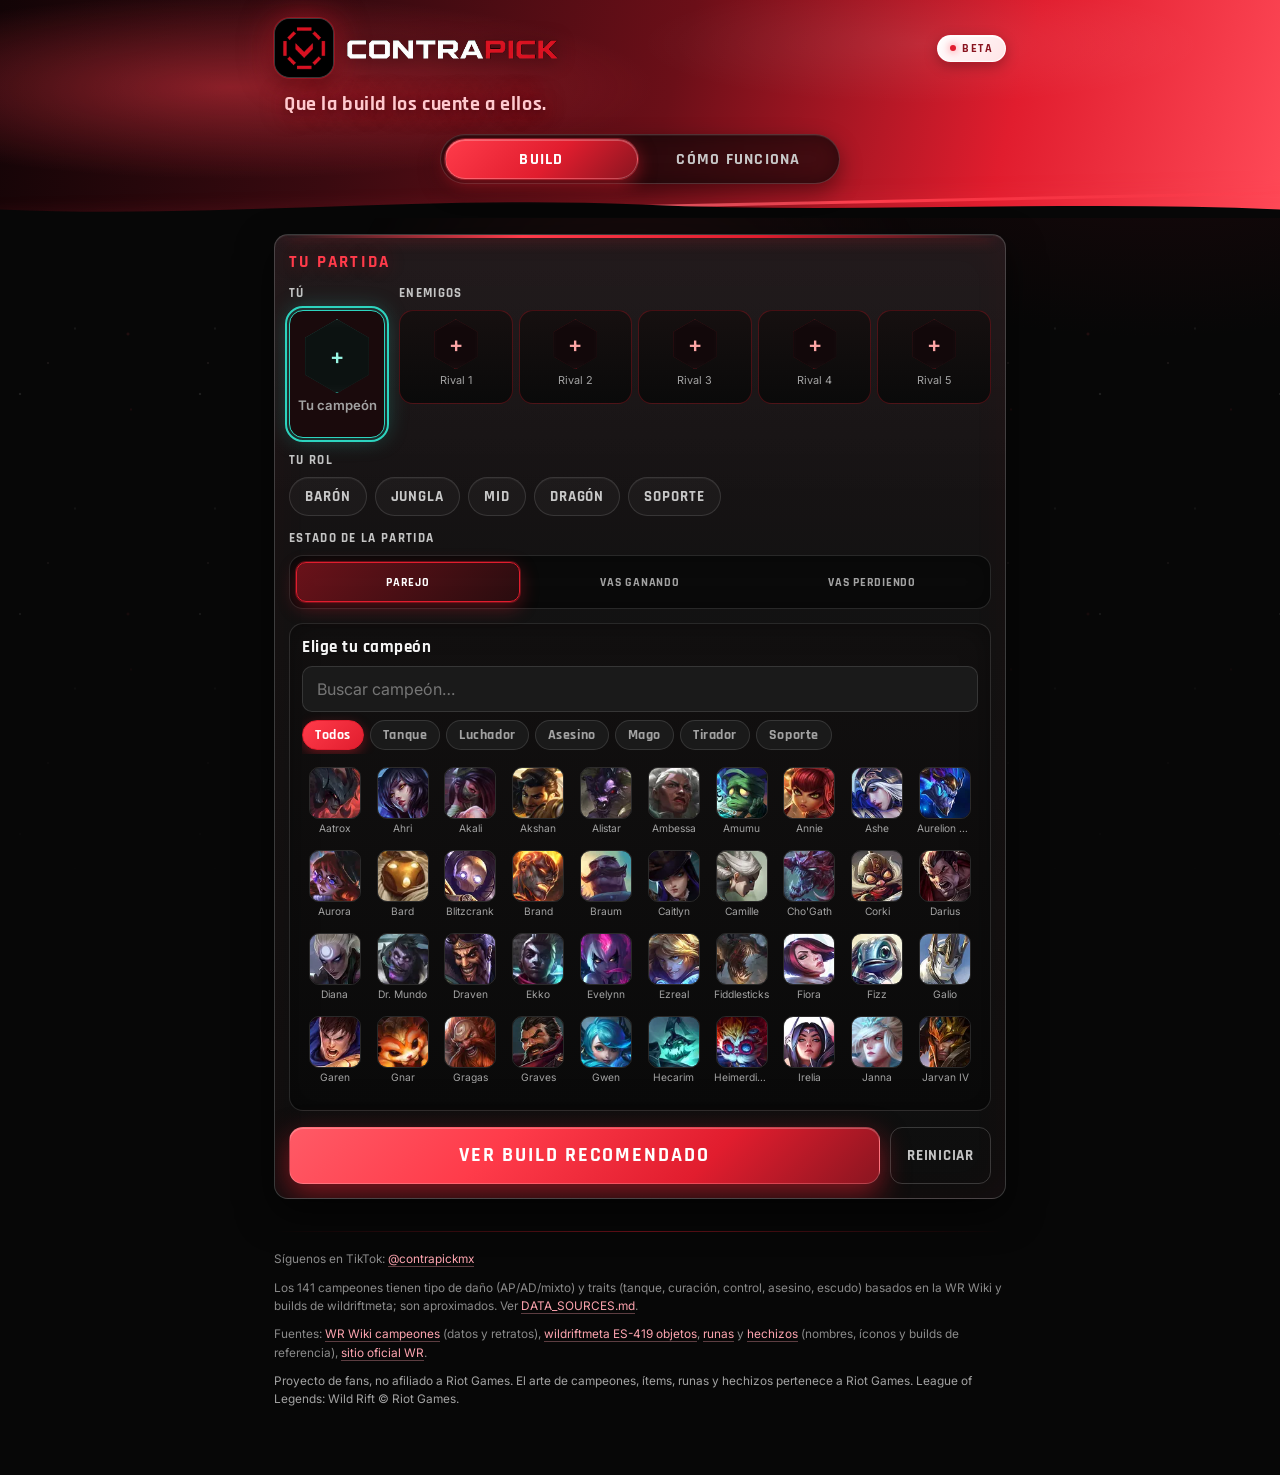
<file: index.html>
<!DOCTYPE html>
<html lang="es-MX">
<head>
  <meta charset="utf-8" />
  <meta name="viewport" content="width=device-width, initial-scale=1" />
  <meta name="description" content="Contrapick: builds, runas y hechizos según tus 5 enemigos. Proyecto de fans, no afiliado a Riot Games." />
  <meta name="theme-color" content="#070707" />
  <meta property="og:title" content="Contrapick — tu build contra los 5" />
  <meta property="og:description" content="Elige tu campeón y los 5 enemigos y te damos objetos, runas y hechizos explicados. Proyecto de fans, no afiliado a Riot Games." />
  <meta property="og:url" content="https://chicas16.github.io/contrapick/" />
  <meta property="og:type" content="website" />
  <meta property="og:locale" content="es_MX" />
  <meta property="og:image" content="https://chicas16.github.io/contrapick/assets/og-image.png" />
  <meta property="og:image:width" content="1200" />
  <meta property="og:image:height" content="630" />
  <meta name="twitter:card" content="summary_large_image" />
  <meta name="twitter:title" content="Contrapick — tu build contra los 5" />
  <meta name="twitter:description" content="Elige tu campeón y los 5 enemigos y te damos objetos, runas y hechizos explicados. Proyecto de fans, no afiliado a Riot Games." />
  <meta name="twitter:image" content="https://chicas16.github.io/contrapick/assets/og-image.png" />
  <title>Contrapick — Tu build contra los 5</title>
  <link rel="icon" href="assets/icon-mira-32.png" type="image/png" sizes="32x32" />
  <link rel="apple-touch-icon" href="assets/icon-mira-180.png" sizes="180x180" />
  <link rel="icon" href="assets/icon-mira-512.png" type="image/png" sizes="512x512" />
  <link rel="stylesheet" href="styles.css?v=26" />
</head>
<body>
  <div class="ambient-bg" aria-hidden="true">
    <div class="ambient-bg__glow"></div>
    <div class="ambient-bg__grid"></div>
    <div class="ambient-bg__drift"></div>
  </div>
  <header class="site-header">
    <div class="wrap header-top">
      <a class="brand" href="./" aria-label="Contrapick inicio">
        <img class="brand-mark" src="assets/icon-mira-180.png" width="56" height="56" alt="" />
        <img class="brand-wordmark" src="assets/wordmark-contrapick.png" width="280" height="79" alt="CONTRAPICK" />
      </a>
      <span class="beta">beta</span>
    </div>
    <p class="wrap slogan">Que la build los cuente a ellos.</p>
    <nav class="wrap tabs" aria-label="Secciones">
      <a class="tab tab--active" href="index.html" aria-current="page">Build</a>
      <a class="tab" href="como-funciona.html">Cómo funciona</a>
    </nav>
    <div class="header-wave" aria-hidden="true"></div>
  </header>

  <div class="wrap">
    <section class="panel" aria-labelledby="t-draft">
      <h2 id="t-draft" class="panel-title">Tu partida</h2>

      <div class="draft">
        <div class="side side-me">
          <div class="side-label">Tú</div>
          <button type="button" class="slot slot-me" data-slot="me" aria-label="Elegir tu campeón"></button>
        </div>
        <div class="side side-enemy">
          <div class="side-label">Enemigos</div>
          <div class="enemy-slots">
            <button type="button" class="slot" data-slot="0" aria-label="Elegir enemigo 1"></button>
            <button type="button" class="slot" data-slot="1" aria-label="Elegir enemigo 2"></button>
            <button type="button" class="slot" data-slot="2" aria-label="Elegir enemigo 3"></button>
            <button type="button" class="slot" data-slot="3" aria-label="Elegir enemigo 4"></button>
            <button type="button" class="slot" data-slot="4" aria-label="Elegir enemigo 5"></button>
          </div>
        </div>
      </div>

      <div class="field-label" id="lbl-role">Tu rol</div>
      <div class="roles" role="radiogroup" aria-labelledby="lbl-role" id="roles"></div>

      <div class="field-label" id="lbl-estado">Estado de la partida</div>
      <div class="estado" role="radiogroup" aria-labelledby="lbl-estado" id="estado"></div>

      <div class="picker" id="picker">
        <div class="picker-head">
          <span id="picker-target" class="picker-target">Elige tu campeón</span>
          <button type="button" class="link-btn" id="btn-clear-slot" hidden>Quitar</button>
        </div>
        <input type="search" id="search" placeholder="Buscar campeón…" autocomplete="off" aria-label="Buscar campeón" />
        <div class="filters" id="filters" role="group" aria-label="Filtrar por clase"></div>
        <div class="grid" id="grid" role="listbox" aria-label="Campeones"></div>
        <p class="grid-empty" id="grid-empty" hidden>Sin resultados.</p>
      </div>

      <div class="actions">
        <button type="button" id="btn-build">Ver build recomendado</button>
        <button type="button" class="ghost" id="btn-reset">Reiniciar</button>
      </div>
      <div id="error" role="alert" hidden></div>
    </section>

    <section id="results" class="panel" hidden aria-live="polite"></section>

    <footer>
      <p class="footer-social">Síguenos en TikTok: <a href="https://www.tiktok.com/@contrapickmx" rel="noopener" target="_blank">@contrapickmx</a></p>
      <p>Los 141 campeones tienen tipo de daño (AP/AD/mixto) y traits (tanque, curación, control, asesino, escudo) basados en la WR Wiki y builds de wildriftmeta; son aproximados. Ver <a href="DATA_SOURCES.md">DATA_SOURCES.md</a>.</p>
      <p>Fuentes: <a href="https://wiki.leagueoflegends.com/en-us/WR:Champion" rel="noopener">WR Wiki campeones</a> (datos y retratos),
        <a href="https://www.wildriftmeta.com/es-419/items/" rel="noopener">wildriftmeta ES-419 objetos</a>, <a href="https://www.wildriftmeta.com/es-419/runes/" rel="noopener">runas</a> y <a href="https://www.wildriftmeta.com/es-419/summoner-spells/" rel="noopener">hechizos</a> (nombres, íconos y builds de referencia),
        <a href="https://wildrift.leagueoflegends.com/en-us/champions/" rel="noopener">sitio oficial WR</a>.</p>
      <p>Proyecto de fans, no afiliado a Riot Games. El arte de campeones, ítems, runas y hechizos pertenece a Riot Games. League of Legends: Wild Rift © Riot Games.</p>
    </footer>
  </div>
  <script src="data.js"></script>
  <script src="champions.js"></script>
  <script src="rules.js?v=2"></script>
  <script src="app.js?v=9"></script>
</body>
</html>
</file>
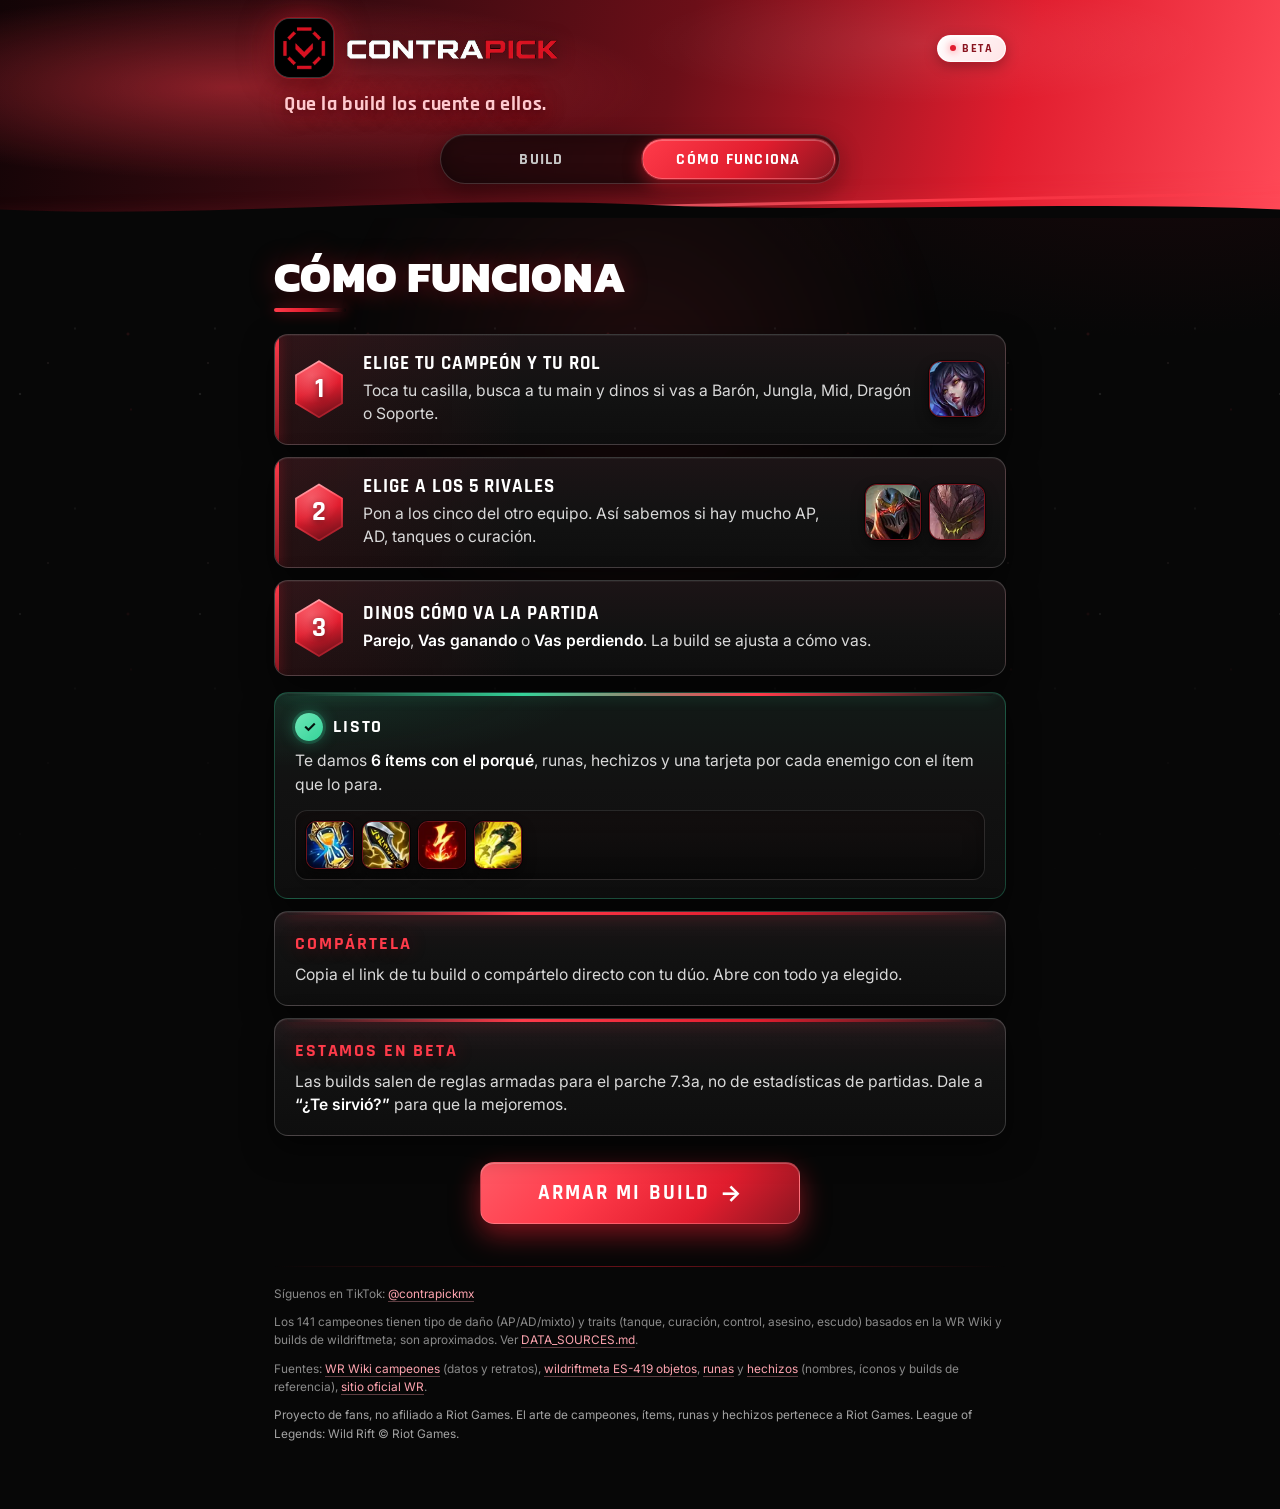
<file: como-funciona.html>
<!DOCTYPE html>
<html lang="es-MX">
<head>
  <meta charset="utf-8" />
  <meta name="viewport" content="width=device-width, initial-scale=1" />
  <meta name="description" content="Contrapick: builds, runas y hechizos según tus 5 enemigos. Proyecto de fans, no afiliado a Riot Games." />
  <meta name="theme-color" content="#070707" />
  <meta property="og:title" content="Contrapick — tu build contra los 5" />
  <meta property="og:description" content="Elige tu campeón y los 5 enemigos y te damos objetos, runas y hechizos explicados. Proyecto de fans, no afiliado a Riot Games." />
  <meta property="og:url" content="https://chicas16.github.io/contrapick/como-funciona.html" />
  <meta property="og:type" content="website" />
  <meta property="og:locale" content="es_MX" />
  <meta property="og:image" content="https://chicas16.github.io/contrapick/assets/og-image.png" />
  <meta property="og:image:width" content="1200" />
  <meta property="og:image:height" content="630" />
  <meta name="twitter:card" content="summary_large_image" />
  <meta name="twitter:title" content="Contrapick — tu build contra los 5" />
  <meta name="twitter:description" content="Elige tu campeón y los 5 enemigos y te damos objetos, runas y hechizos explicados. Proyecto de fans, no afiliado a Riot Games." />
  <meta name="twitter:image" content="https://chicas16.github.io/contrapick/assets/og-image.png" />
  <title>Cómo funciona — Contrapick</title>
  <link rel="icon" href="assets/icon-mira-32.png" type="image/png" sizes="32x32" />
  <link rel="apple-touch-icon" href="assets/icon-mira-180.png" sizes="180x180" />
  <link rel="icon" href="assets/icon-mira-512.png" type="image/png" sizes="512x512" />
  <link rel="stylesheet" href="styles.css?v=26" />
</head>
<body>
  <div class="ambient-bg" aria-hidden="true">
    <div class="ambient-bg__glow"></div>
    <div class="ambient-bg__grid"></div>
    <div class="ambient-bg__drift"></div>
  </div>
  <header class="site-header">
    <div class="wrap header-top">
      <a class="brand" href="./" aria-label="Contrapick inicio">
        <img class="brand-mark" src="assets/icon-mira-180.png" width="56" height="56" alt="" />
        <img class="brand-wordmark" src="assets/wordmark-contrapick.png" width="280" height="79" alt="CONTRAPICK" />
      </a>
      <span class="beta">beta</span>
    </div>
    <p class="wrap slogan">Que la build los cuente a ellos.</p>
    <nav class="wrap tabs" aria-label="Secciones">
      <a class="tab" href="index.html">Build</a>
      <a class="tab tab--active" href="como-funciona.html" aria-current="page">Cómo funciona</a>
    </nav>
    <div class="header-wave" aria-hidden="true"></div>
  </header>

  <div class="wrap">
    <main class="how">
      <h1 class="how__title">Cómo funciona</h1>

      <ol class="how__steps">
        <li class="how__step">
          <span class="how__num" aria-hidden="true">1</span>
          <div class="how__step-body">
            <h2 class="how__step-title">Elige tu campeón y tu rol</h2>
            <p class="how__step-text">Toca tu casilla, busca a tu main y dinos si vas a Barón, Jungla, Mid, Dragón o Soporte.</p>
          </div>
          <img class="how__img" src="assets/champions/ahri.webp" width="56" height="56" alt="Ahri" loading="lazy" />
        </li>
        <li class="how__step">
          <span class="how__num" aria-hidden="true">2</span>
          <div class="how__step-body">
            <h2 class="how__step-title">Elige a los 5 rivales</h2>
            <p class="how__step-text">Pon a los cinco del otro equipo. Así sabemos si hay mucho AP, AD, tanques o curación.</p>
          </div>
          <span class="how__imgs">
            <img class="how__img" src="assets/champions/zed.webp" width="56" height="56" alt="Zed" loading="lazy" />
            <img class="how__img" src="assets/champions/malphite.webp" width="56" height="56" alt="Malphite" loading="lazy" />
          </span>
        </li>
        <li class="how__step">
          <span class="how__num" aria-hidden="true">3</span>
          <div class="how__step-body">
            <h2 class="how__step-title">Dinos cómo va la partida</h2>
            <p class="how__step-text"><strong>Parejo</strong>, <strong>Vas ganando</strong> o <strong>Vas perdiendo</strong>. La build se ajusta a cómo vas.</p>
          </div>
        </li>
      </ol>

      <section class="how__block how__block--done" aria-labelledby="how-listo">
        <h2 id="how-listo" class="how__block-title">Listo</h2>
        <p>Te damos <strong>6 ítems con el porqué</strong>, runas, hechizos y una tarjeta por cada enemigo con el ítem que lo para.</p>
        <div class="how__icons">
          <img class="how__img" src="assets/items/zhonyas-hourglass.webp" width="48" height="48" alt="Reloj de Arena de Zhonya" loading="lazy" />
          <img class="how__img" src="assets/items/infinity-edge.webp" width="48" height="48" alt="Filo del Infinito" loading="lazy" />
          <img class="how__img" src="assets/runes/electrocute.webp" width="48" height="48" alt="Electrocutar" loading="lazy" />
          <img class="how__img" src="assets/spells/flash.webp" width="48" height="48" alt="Destello" loading="lazy" />
        </div>
      </section>

      <section class="how__block" aria-labelledby="how-share">
        <h2 id="how-share" class="how__block-title">Compártela</h2>
        <p>Copia el link de tu build o compártelo directo con tu dúo. Abre con todo ya elegido.</p>
      </section>

      <section class="how__block" aria-labelledby="how-beta">
        <h2 id="how-beta" class="how__block-title">Estamos en beta</h2>
        <p>Las builds salen de reglas armadas para el parche 7.3a, no de estadísticas de partidas. Dale a <strong>“¿Te sirvió?”</strong> para que la mejoremos.</p>
      </section>

      <a class="how__cta" href="index.html">Armar mi build</a>
    </main>

    <footer>
      <p class="footer-social">Síguenos en TikTok: <a href="https://www.tiktok.com/@contrapickmx" rel="noopener" target="_blank">@contrapickmx</a></p>
      <p>Los 141 campeones tienen tipo de daño (AP/AD/mixto) y traits (tanque, curación, control, asesino, escudo) basados en la WR Wiki y builds de wildriftmeta; son aproximados. Ver <a href="DATA_SOURCES.md">DATA_SOURCES.md</a>.</p>
      <p>Fuentes: <a href="https://wiki.leagueoflegends.com/en-us/WR:Champion" rel="noopener">WR Wiki campeones</a> (datos y retratos),
        <a href="https://www.wildriftmeta.com/es-419/items/" rel="noopener">wildriftmeta ES-419 objetos</a>, <a href="https://www.wildriftmeta.com/es-419/runes/" rel="noopener">runas</a> y <a href="https://www.wildriftmeta.com/es-419/summoner-spells/" rel="noopener">hechizos</a> (nombres, íconos y builds de referencia),
        <a href="https://wildrift.leagueoflegends.com/en-us/champions/" rel="noopener">sitio oficial WR</a>.</p>
      <p>Proyecto de fans, no afiliado a Riot Games. El arte de campeones, ítems, runas y hechizos pertenece a Riot Games. League of Legends: Wild Rift © Riot Games.</p>
    </footer>
  </div>
</body>
</html>
</file>
<file: styles.css>
@import url("https://fonts.googleapis.com/css2?family=Kanit:wght@600;700;800&family=Rajdhani:wght@600;700&family=Inter:wght@400;500;600;700&display=swap");

:root {
  --bg: #070707;
  --card: #121212;
  --card2: #1a1a1a;
  --ink: #f5f5f5;
  --muted: #a3a3a3;
  --red: #e11d2e;
  --red-bright: #ff3b4a;
  --red-deep: #8a1520;
  --red-darker: #5c0e16;
  --teal: #2dd4bf;
  --teal-dim: rgba(45, 212, 191, 0.35);
  --you: #e8f7f5;
  --line: rgba(255, 255, 255, 0.12);
  --line-strong: rgba(255, 255, 255, 0.18);
  --ap: #c4b5fd;
  --ad: #fdba74;
  --good: #34d399;
  --warn: #fbbf24;
  --radius: 14px;
  --glow-red: 0 0 28px rgba(225, 29, 46, 0.45);
  --font-display: "Rajdhani", "Segoe UI", system-ui, -apple-system, Roboto, sans-serif;
  --font-brand: "Kanit", "Segoe UI", system-ui, sans-serif;
  --font-body: "Inter", system-ui, -apple-system, "Segoe UI", Roboto, sans-serif;
  --font: var(--font-body);
}

* { box-sizing: border-box; }
[hidden] { display: none !important; }

html, body {
  margin: 0;
  padding: 0;
  background: #070707;
  color: var(--ink);
  font-family: var(--font-body);
  min-height: 100%;
  -webkit-font-smoothing: antialiased;
}
body {
  padding: 0;
  padding-bottom: 56px;
  background: transparent;
}

/* ---------- Fondo partículas (sutil, original, sin assets Riot) ---------- */
.ambient-bg {
  position: fixed;
  inset: 0;
  z-index: 0;
  pointer-events: none;
  overflow: hidden;
  background:
    radial-gradient(ellipse 90% 50% at 20% -5%, rgba(225, 29, 46, 0.16), transparent 55%),
    radial-gradient(ellipse 70% 45% at 90% 15%, rgba(90, 12, 24, 0.2), transparent 50%),
    #070707;
}
.ambient-bg__glow {
  position: absolute;
  width: 50vmax;
  height: 50vmax;
  left: 25%;
  top: 5%;
  border-radius: 50%;
  background: radial-gradient(circle, rgba(255, 59, 74, 0.1), transparent 68%);
  filter: blur(10px);
  animation: ambient-drift 9s ease-in-out infinite alternate;
}
.ambient-bg__grid { display: none; }
.ambient-bg__drift {
  position: absolute;
  inset: -10% 0 0;
  background-image:
    radial-gradient(circle, rgba(255, 255, 255, 0.55) 0 1.1px, transparent 1.6px),
    radial-gradient(circle, rgba(255, 80, 90, 0.55) 0 1.2px, transparent 1.8px),
    radial-gradient(circle, rgba(255, 200, 200, 0.4) 0 0.9px, transparent 1.4px),
    radial-gradient(circle, rgba(255, 59, 74, 0.45) 0 1px, transparent 1.5px),
    radial-gradient(circle, rgba(255, 255, 255, 0.35) 0 0.8px, transparent 1.3px);
  background-size:
    180px 220px,
    240px 280px,
    160px 200px,
    220px 260px,
    140px 180px;
  background-position:
    10% 20%,
    70% 40%,
    40% 70%,
    85% 15%,
    25% 85%;
  opacity: 0.35;
  animation: ambient-particles 10s linear infinite;
  mask-image: linear-gradient(180deg, rgba(0,0,0,0.85), rgba(0,0,0,0.35) 70%, transparent);
  -webkit-mask-image: linear-gradient(180deg, rgba(0,0,0,0.85), rgba(0,0,0,0.35) 70%, transparent);
}
@keyframes ambient-drift {
  from { transform: translate(-4%, -2%) scale(1); }
  to { transform: translate(6%, 5%) scale(1.1); }
}
@keyframes ambient-particles {
  from { background-position: 10% 20%, 70% 40%, 40% 70%, 85% 15%, 25% 85%; }
  to { background-position: 10% -40%, 70% 0%, 40% 20%, 85% -25%, 25% 35%; }
}
@media (prefers-reduced-motion: reduce) {
  .ambient-bg__glow,
  .ambient-bg__drift { animation: none; }
}
.site-header,
body > .wrap {
  position: relative;
  z-index: 1;
}

.wrap { max-width: 760px; margin: 0 auto; padding: 0 14px; }
button { font: inherit; color: inherit; }

/* ---------- Tipografía display (Rajdhani) ---------- */
.logo,
.site-header h1,
.site-header .beta,
.panel-title, .sec,
.field-label, .side-label,
.picker-target,
.role-btn,
.chip,
#btn-build,
.ghost,
.res-title,
.item-name,
.rune-name, .spell-name,
.kind,
.order,
.slogan {
  font-family: var(--font-display);
  font-weight: 700;
}

/* ---------- Header: glow + wave + diagonal accent ---------- */
.site-header {
  position: relative;
  padding: 18px 0 34px;
  margin-bottom: 10px;
  overflow: hidden;
  background:
    linear-gradient(105deg, #120406 0%, #3a0a10 28%, #6b0f18 52%, var(--red) 78%, #ff4a58 100%);
  isolation: isolate;
}
.site-header::before {
  content: "";
  position: absolute;
  inset: 0;
  background:
    radial-gradient(ellipse 55% 70% at 18% 40%, rgba(255, 59, 74, 0.45), transparent 60%),
    radial-gradient(ellipse 40% 50% at 72% 20%, rgba(255, 255, 255, 0.08), transparent 55%);
  pointer-events: none;
  z-index: 0;
}
/* Soft diagonal accent bar */
.site-header::after {
  content: "";
  position: absolute;
  left: -8%;
  right: -8%;
  bottom: 10px;
  height: 3px;
  background: linear-gradient(90deg, transparent, rgba(255, 201, 206, 0.55), var(--red-bright), transparent);
  transform: rotate(-1.2deg);
  box-shadow: 0 0 18px rgba(255, 59, 74, 0.55);
  pointer-events: none;
  z-index: 1;
}
/* Wave bottom */
.site-header .header-wave {
  position: absolute;
  left: 0;
  right: 0;
  bottom: -1px;
  height: 24px;
  background: url("data:image/svg+xml,%3Csvg xmlns='http://www.w3.org/2000/svg' viewBox='0 0 1440 40' preserveAspectRatio='none'%3E%3Cpath fill='%23070707' d='M0,24 C240,40 480,0 720,16 C960,32 1200,8 1440,24 L1440,40 L0,40 Z'/%3E%3C/svg%3E") center / 100% 100% no-repeat;
  pointer-events: none;
  z-index: 2;
}
.site-header .wrap { position: relative; z-index: 3; }

.header-top {
  display: flex;
  align-items: center;
  justify-content: space-between;
  gap: 12px;
}
.brand {
  display: inline-flex;
  align-items: center;
  gap: 12px;
  text-decoration: none;
  margin: 0;
  min-width: 0;
}
.brand-mark {
  display: block;
  height: 60px;
  width: 60px;
  object-fit: contain;
  border-radius: 16px;
  flex-shrink: 0;
  background: #070707;
  border: 1px solid rgba(255, 255, 255, 0.2);
  box-shadow:
    0 0 0 1px rgba(225, 29, 46, 0.35),
    0 0 32px rgba(225, 29, 46, 0.55),
    0 8px 20px rgba(0, 0, 0, 0.45);
  transition: box-shadow 0.2s ease, transform 0.2s ease;
}
.brand:hover .brand-mark,
.brand:focus-visible .brand-mark {
  box-shadow:
    0 0 0 1px rgba(255, 59, 74, 0.55),
    0 0 40px rgba(255, 59, 74, 0.7),
    0 8px 22px rgba(0, 0, 0, 0.5);
  transform: translateY(-1px);
}
.brand-wordmark {
  display: block;
  height: clamp(44px, 11vw, 60px);
  width: auto;
  max-width: min(340px, 70vw);
  object-fit: contain;
  filter: drop-shadow(0 2px 10px rgba(0, 0, 0, 0.45));
}

.tagline, .disclaimer-inline { display: none; }

.site-header .beta {
  display: inline-flex;
  align-items: center;
  gap: 6px;
  background: linear-gradient(135deg, #fff 0%, #ffe4e6 100%);
  color: var(--red-deep);
  border: 1px solid rgba(255, 255, 255, 0.85);
  border-radius: 999px;
  font-size: 0.72rem;
  padding: 5px 12px;
  letter-spacing: 0.12em;
  text-transform: uppercase;
  box-shadow:
    0 0 0 1px rgba(225, 29, 46, 0.2),
    0 4px 14px rgba(0, 0, 0, 0.28),
    inset 0 1px 0 rgba(255, 255, 255, 0.9);
}
.site-header .beta::before {
  content: "";
  width: 6px;
  height: 6px;
  border-radius: 50%;
  background: var(--red);
  box-shadow: 0 0 8px var(--red-bright);
}

.slogan {
  display: block !important;
  margin: 14px auto 0;
  max-width: 720px;
  padding: 0 4px;
  color: #ffc9ce;
  font-size: clamp(1rem, 3.8vw, 1.22rem);
  letter-spacing: 0.03em;
  text-transform: none;
  line-height: 1.35;
  text-shadow: 0 0 24px rgba(225, 29, 46, 0.55), 0 2px 8px rgba(0, 0, 0, 0.45);
}

.logo {
  margin: 0;
  font-size: 1.3rem;
  letter-spacing: 0.08em;
  text-transform: uppercase;
}
.logo .mx { color: #ffc9ce; }
.site-header h1 {
  font-size: 1.95rem;
  line-height: 1.05;
  margin: 12px 0 6px;
  letter-spacing: 0.01em;
  text-transform: uppercase;
}
.lead, .disclaimer {
  color: rgba(255, 255, 255, 0.82);
  font-size: 0.92rem;
  line-height: 1.45;
  margin: 8px 0;
}
.disclaimer { font-size: 0.78rem; color: rgba(255, 255, 255, 0.65); }

/* ---------- Panels: depth + red top accent ---------- */
.panel {
  position: relative;
  background:
    linear-gradient(180deg, rgba(255, 255, 255, 0.03), transparent 28%),
    linear-gradient(180deg, #1c1416 0%, var(--card) 42%, #0e0e0e 100%);
  border: 1px solid var(--line-strong);
  border-radius: var(--radius);
  padding: 16px 14px 14px;
  margin-top: 16px;
  box-shadow:
    0 14px 36px rgba(0, 0, 0, 0.6),
    inset 0 1px 0 rgba(255, 255, 255, 0.06),
    inset 0 0 40px rgba(225, 29, 46, 0.04);
  overflow: hidden;
}
.panel::before {
  content: "";
  position: absolute;
  left: 12px;
  right: 12px;
  top: 0;
  height: 3px;
  border-radius: 0 0 4px 4px;
  background: linear-gradient(90deg, transparent, var(--red-bright), var(--red), transparent);
  box-shadow: 0 0 14px rgba(225, 29, 46, 0.55);
  pointer-events: none;
}
.panel-title, .sec {
  font-size: 1.08rem;
  text-transform: uppercase;
  letter-spacing: 0.12em;
  color: var(--red-bright);
  margin: 0 0 12px;
  text-shadow: 0 0 18px rgba(225, 29, 46, 0.35);
}
.sec { margin: 20px 0 10px; }
.field-label, .side-label {
  font-size: 0.82rem;
  color: #c4c4c4;
  margin: 14px 0 8px;
  letter-spacing: 0.1em;
  text-transform: uppercase;
}
.side-label { margin-top: 0; }

/* ---------- Draft / champion slots ---------- */
.draft {
  display: grid;
  grid-template-columns: 96px 1fr;
  gap: 14px;
  align-items: start;
}
.enemy-slots {
  display: grid;
  grid-template-columns: repeat(5, 1fr);
  gap: 6px;
}
.slot {
  position: relative;
  display: flex;
  flex-direction: column;
  align-items: center;
  gap: 5px;
  background:
    linear-gradient(180deg, #161010 0%, #0a0a0a 100%);
  border: 1px solid var(--line);
  border-radius: 14px;
  padding: 8px 4px 7px;
  cursor: pointer;
  min-height: 94px;
  min-width: 0;
  transition: border-color 0.15s ease, box-shadow 0.15s ease, background 0.15s ease;
}
.slot:hover {
  border-color: rgba(255, 255, 255, 0.22);
  box-shadow: 0 6px 18px rgba(0, 0, 0, 0.45);
}
.slot-me {
  width: 96px;
  min-height: 128px;
  border-color: rgba(45, 212, 191, 0.45);
  box-shadow:
    inset 0 0 24px rgba(45, 212, 191, 0.08),
    0 0 0 1px rgba(45, 212, 191, 0.12);
}
.slot-me:hover {
  border-color: var(--teal);
  box-shadow:
    inset 0 0 28px rgba(45, 212, 191, 0.12),
    0 0 18px rgba(45, 212, 191, 0.2);
}
.side-enemy .slot {
  border-color: rgba(225, 29, 46, 0.28);
}
.side-enemy .slot:hover {
  border-color: rgba(225, 29, 46, 0.55);
}
.slot.active {
  outline: 2px solid var(--red-bright);
  outline-offset: 2px;
  background: #1a0a0c;
  border-color: var(--red);
  box-shadow: var(--glow-red);
}
.slot-me.active {
  outline-color: var(--teal);
  border-color: var(--teal);
  box-shadow: 0 0 22px rgba(45, 212, 191, 0.35);
}
.side-enemy .slot.filled {
  border-color: rgba(225, 29, 46, 0.65);
  box-shadow: inset 0 0 20px rgba(225, 29, 46, 0.12);
}
.slot-me.filled {
  border-color: rgba(45, 212, 191, 0.65);
}

.slot-empty {
  display: grid;
  place-items: center;
  width: 50px;
  height: 50px;
  clip-path: polygon(50% 0%, 93% 25%, 93% 75%, 50% 100%, 7% 75%, 7% 25%);
  background:
    linear-gradient(var(--bg), var(--bg)) padding-box,
    linear-gradient(135deg, rgba(255, 255, 255, 0.28), rgba(255, 255, 255, 0.06)) border-box;
  border: 1.5px dashed rgba(255, 255, 255, 0.32);
  border-radius: 0;
  color: var(--muted);
  font-size: 1.35rem;
  font-weight: 600;
  box-shadow: inset 0 0 12px rgba(255, 255, 255, 0.04);
}
.slot-me .slot-empty {
  width: 74px;
  height: 74px;
  border-color: rgba(45, 212, 191, 0.45);
  color: #99f6e4;
  background:
    linear-gradient(#0c1211, #0c1211) padding-box,
    linear-gradient(135deg, rgba(45, 212, 191, 0.5), rgba(45, 212, 191, 0.12)) border-box;
}
.side-enemy .slot-empty {
  border-color: rgba(225, 29, 46, 0.4);
  color: #fca5a5;
  background:
    linear-gradient(#12080a, #12080a) padding-box,
    linear-gradient(135deg, rgba(225, 29, 46, 0.45), rgba(225, 29, 46, 0.1)) border-box;
}

.slot-img {
  width: 50px;
  height: 50px;
  object-fit: cover;
  display: block;
  clip-path: polygon(50% 0%, 93% 25%, 93% 75%, 50% 100%, 7% 75%, 7% 25%);
  border-radius: 0;
  box-shadow: 0 0 0 1.5px rgba(225, 29, 46, 0.55), 0 4px 12px rgba(0, 0, 0, 0.45);
}
.slot-me .slot-img {
  width: 74px;
  height: 74px;
  box-shadow: 0 0 0 2px rgba(45, 212, 191, 0.65), 0 0 16px rgba(45, 212, 191, 0.25);
}
.side-enemy .slot-img {
  box-shadow: 0 0 0 1.5px rgba(225, 29, 46, 0.7), 0 0 14px rgba(225, 29, 46, 0.28);
}
.slot-name {
  font-size: 0.68rem;
  line-height: 1.15;
  text-align: center;
  max-width: 100%;
  overflow: hidden;
  text-overflow: ellipsis;
  white-space: nowrap;
}
.slot-me .slot-name { font-size: 0.82rem; font-weight: 600; }
.muted { color: var(--muted); }
.slot .dmg { position: absolute; top: 4px; right: 4px; z-index: 1; }

.dmg {
  display: inline-block;
  font-size: 0.6rem;
  font-weight: 700;
  padding: 1px 5px;
  border-radius: 6px;
  background: #222;
  border: 1px solid #444;
  line-height: 1.3;
}
.dmg-AP { color: #ddd6fe; background: #2e1f57; border-color: #5b3fa8; }
.dmg-AD { color: #fed7aa; background: #4a2410; border-color: #9a4a1c; }
.dmg-mixto { color: #fde68a; background: #3d3210; border-color: #8a7020; }

/* ---------- Roles (pills) ---------- */
.roles {
  display: flex;
  flex-wrap: wrap;
  gap: 8px;
}
.role-btn {
  background: rgba(255, 255, 255, 0.03);
  border: 1px solid var(--line);
  border-radius: 999px;
  padding: 9px 15px;
  font-size: 0.95rem;
  letter-spacing: 0.06em;
  text-transform: uppercase;
  cursor: pointer;
  position: relative;
  color: #c8c8c8;
  box-shadow: inset 0 1px 0 rgba(255, 255, 255, 0.04);
  transition: background 0.15s ease, color 0.15s ease, border-color 0.15s ease, box-shadow 0.15s ease;
}
.role-btn:hover {
  color: #fff;
  border-color: rgba(255, 255, 255, 0.28);
  background: rgba(255, 255, 255, 0.06);
}
.role-btn.suggested::after {
  content: "";
  position: absolute;
  top: 6px;
  right: 8px;
  width: 6px;
  height: 6px;
  border-radius: 50%;
  background: var(--warn);
  box-shadow: 0 0 6px rgba(251, 191, 36, 0.7);
}
.role-btn.on {
  background: linear-gradient(135deg, var(--red-bright), var(--red-deep));
  border-color: var(--red-bright);
  color: #fff;
  box-shadow:
    0 0 0 1px rgba(255, 59, 74, 0.35),
    0 6px 20px rgba(225, 29, 46, 0.55),
    inset 0 1px 0 rgba(255, 255, 255, 0.2);
}

/* ---------- Picker ---------- */
.picker {
  margin-top: 14px;
  background: linear-gradient(180deg, #121010, #0a0a0a);
  border: 1px solid var(--line);
  border-radius: 14px;
  padding: 12px;
  box-shadow: inset 0 0 28px rgba(0, 0, 0, 0.35);
}
.picker-head {
  display: flex;
  justify-content: space-between;
  align-items: center;
  margin-bottom: 8px;
}
.picker-target { font-size: 1.08rem; letter-spacing: 0.03em; }
.link-btn {
  background: none;
  border: none;
  color: #fca5a5;
  cursor: pointer;
  font-size: 0.82rem;
  padding: 4px;
}
.link-btn:hover { color: #fecaca; text-decoration: underline; }
#search {
  width: 100%;
  font: inherit;
  border-radius: 10px;
  border: 1px solid var(--line);
  background: var(--card2);
  color: var(--ink);
  padding: 12px 14px;
}
#search:focus {
  outline: none;
  border-color: var(--red);
  box-shadow: 0 0 0 3px rgba(225, 29, 46, 0.28);
}
.filters {
  display: flex;
  gap: 6px;
  overflow-x: auto;
  padding: 8px 0 4px;
  scrollbar-width: none;
}
.filters::-webkit-scrollbar { display: none; }
.chip {
  flex: 0 0 auto;
  background: var(--card2);
  border: 1px solid var(--line);
  border-radius: 999px;
  padding: 5px 12px;
  font-size: 0.88rem;
  letter-spacing: 0.04em;
  cursor: pointer;
  color: var(--muted);
  transition: background 0.15s ease, color 0.15s ease, border-color 0.15s ease;
}
.chip:hover { color: #fff; border-color: rgba(255, 255, 255, 0.25); }
.chip.on {
  background: linear-gradient(135deg, var(--red-bright), var(--red));
  border-color: var(--red);
  color: #fff;
  box-shadow: 0 4px 12px rgba(225, 29, 46, 0.4);
}
.grid {
  display: grid;
  grid-template-columns: repeat(auto-fill, minmax(58px, 1fr));
  gap: 6px;
  max-height: 340px;
  overflow-y: auto;
  padding: 4px 2px 2px;
  margin-top: 4px;
  overscroll-behavior: contain;
}
.pick {
  display: flex;
  flex-direction: column;
  align-items: center;
  gap: 3px;
  background: none;
  border: 1px solid transparent;
  border-radius: 10px;
  padding: 4px 2px;
  cursor: pointer;
  min-width: 0;
  transition: background 0.12s ease, border-color 0.12s ease;
}
.pick:hover:not(:disabled),
.pick:focus-visible {
  background: var(--card2);
  border-color: var(--line);
}
.pick.selected {
  border-color: var(--red-bright);
  background: #1a0a0c;
  box-shadow: 0 0 12px rgba(225, 29, 46, 0.3);
}
.pick:disabled { opacity: 0.3; cursor: not-allowed; }
.pick-img {
  width: 52px;
  height: 52px;
  border-radius: 10px;
  object-fit: cover;
  display: block;
  border: 1px solid var(--line);
}
.pick-name {
  font-size: 0.64rem;
  color: var(--muted);
  max-width: 100%;
  text-align: center;
  overflow: hidden;
  text-overflow: ellipsis;
  white-space: nowrap;
}
.grid-empty {
  color: var(--muted);
  font-size: 0.85rem;
  text-align: center;
}

/* Fallback initials */
span.fallback {
  display: grid;
  place-items: center;
  font-weight: 700;
  color: #fecaca;
  background: linear-gradient(135deg, #3a1018, #5c0e16);
  border-radius: 10px;
  letter-spacing: 0.04em;
}
.fallback.pick-img { font-size: 0.9rem; }
.fallback.item-img,
.fallback.bb-img { font-size: 0.8rem; border-radius: 8px; }
.fallback.slot-img {
  border-radius: 0;
  clip-path: polygon(50% 0%, 93% 25%, 93% 75%, 50% 100%, 7% 75%, 7% 25%);
}

/* ---------- Acciones / CTA ---------- */
.actions {
  display: grid;
  grid-template-columns: 1fr auto;
  gap: 10px;
  margin-top: 16px;
}
#btn-build {
  background: linear-gradient(135deg, #ff5a66 0%, var(--red-bright) 35%, var(--red) 70%, var(--red-deep) 100%);
  border: 1px solid rgba(255, 255, 255, 0.18);
  border-radius: 14px;
  font-size: clamp(1.05rem, 3.5vw, 1.22rem);
  letter-spacing: 0.1em;
  text-transform: uppercase;
  cursor: pointer;
  padding: 15px 16px;
  color: #fff;
  box-shadow:
    0 10px 28px rgba(225, 29, 46, 0.55),
    inset 0 1px 0 rgba(255, 255, 255, 0.25);
  transition: transform 0.12s ease, box-shadow 0.15s ease, filter 0.15s ease;
}
#btn-build:hover {
  filter: brightness(1.08);
  box-shadow:
    0 0 28px rgba(255, 59, 74, 0.65),
    0 12px 32px rgba(225, 29, 46, 0.6),
    inset 0 1px 0 rgba(255, 255, 255, 0.3);
}
#btn-build:active { transform: scale(0.985); }
.ghost {
  background: transparent;
  border: 1px solid var(--line-strong);
  border-radius: 12px;
  padding: 0 16px;
  font-size: 0.95rem;
  letter-spacing: 0.05em;
  text-transform: uppercase;
  cursor: pointer;
  color: #c4c4c4;
  transition: border-color 0.15s ease, color 0.15s ease, background 0.15s ease;
}
.ghost:hover {
  color: #fff;
  border-color: rgba(255, 255, 255, 0.3);
  background: rgba(255, 255, 255, 0.04);
}
button:focus-visible {
  outline: 2px solid var(--red-bright);
  outline-offset: 2px;
}

#error {
  margin-top: 12px;
  color: #fecaca;
  background: #3b1515;
  border: 1px solid #7f1d1d;
  border-radius: 10px;
  padding: 10px 12px;
  font-size: 0.9rem;
}

/* ---------- Resultado ---------- */
.res-head {
  display: flex;
  gap: 12px;
  align-items: center;
}
.res-champ {
  width: 60px;
  height: 60px;
  border-radius: 14px;
  border: 2px solid var(--teal);
  object-fit: cover;
  box-shadow: 0 0 18px rgba(45, 212, 191, 0.35), 0 4px 16px rgba(0, 0, 0, 0.4);
}
.res-title { font-size: 1.42rem; letter-spacing: 0.03em; line-height: 1.1; }
.res-sub { color: var(--muted); font-size: 0.85rem; }

.buildbar {
  display: grid;
  grid-template-columns: repeat(6, 1fr);
  gap: 6px;
  margin: 14px 0 12px;
  background: linear-gradient(180deg, #141010, #0a0a0a);
  border: 1px solid var(--line);
  border-radius: 14px;
  padding: 10px;
  box-shadow: inset 0 0 24px rgba(0, 0, 0, 0.35);
}
.bb-slot { position: relative; aspect-ratio: 1; }
.bb-img {
  width: 100%;
  height: 100%;
  border-radius: 8px;
  border: 1px solid var(--line);
  object-fit: cover;
  display: block;
}
.bb-boots .bb-img { border-color: var(--red-bright); }
.bb-core .bb-img { border-color: var(--red); }
.bb-sit .bb-img { border-color: var(--red-deep); }
.order {
  position: absolute;
  left: -4px;
  top: -4px;
  background: var(--bg);
  border: 1px solid var(--red-bright);
  color: var(--red-bright);
  font-size: 0.72rem;
  border-radius: 999px;
  min-width: 17px;
  height: 17px;
  display: grid;
  place-items: center;
  padding: 0 3px;
}

.summary {
  background: linear-gradient(135deg, #1a0c0e, #12080a);
  border: 1px solid rgba(225, 29, 46, 0.3);
  border-radius: 12px;
  padding: 12px 14px;
  color: #e8d0d3;
  font-size: 0.9rem;
  box-shadow: inset 0 0 20px rgba(225, 29, 46, 0.06);
}
.enemy-read {
  display: grid;
  grid-template-columns: 1fr;
  gap: 6px;
  margin-top: 10px;
}
@media (min-width: 560px) {
  .enemy-read { grid-template-columns: 1fr 1fr; }
}
.er {
  display: flex;
  gap: 8px;
  align-items: center;
  background: var(--card2);
  border: 1px solid var(--line);
  border-radius: 10px;
  padding: 6px;
}
.er-img {
  width: 36px;
  height: 36px;
  border-radius: 8px;
  object-fit: cover;
  flex: 0 0 auto;
  border: 1px solid rgba(225, 29, 46, 0.4);
}
.fallback.er-img { font-size: 0.7rem; }
.er-name { font-size: 0.82rem; font-weight: 600; }
.er-tags { display: flex; flex-wrap: wrap; gap: 3px; margin-top: 2px; }
.tbadge {
  font-size: 0.62rem;
  color: var(--muted);
  background: #0c0c0c;
  border: 1px solid var(--line);
  border-radius: 6px;
  padding: 1px 5px;
}

/* Tier-style result cards */
.item-list {
  list-style: none;
  margin: 0;
  padding: 0;
  display: grid;
  gap: 10px;
}
.item-row {
  position: relative;
  display: flex;
  gap: 12px;
  align-items: flex-start;
  background:
    linear-gradient(90deg, rgba(225, 29, 46, 0.08), transparent 28%),
    linear-gradient(180deg, #1a1415, var(--card));
  border: 1px solid var(--line-strong);
  border-radius: 14px;
  padding: 12px 12px 12px 18px;
  overflow: hidden;
  box-shadow:
    0 10px 26px rgba(0, 0, 0, 0.45),
    inset 0 1px 0 rgba(255, 255, 255, 0.05);
}
.item-row::before {
  content: "";
  position: absolute;
  left: 0;
  top: 0;
  bottom: 0;
  width: 5px;
  background: var(--red);
  box-shadow: 0 0 12px rgba(225, 29, 46, 0.5);
}
.item-boots::before { background: var(--red-bright); }
.item-core::before { background: var(--red); }
.item-sit::before { background: var(--red-deep); }

.item-icon-wrap { position: relative; flex: 0 0 auto; }
.item-img {
  width: 52px;
  height: 52px;
  border-radius: 10px;
  border: 1px solid var(--line);
  object-fit: cover;
  display: block;
  box-shadow: 0 4px 12px rgba(0, 0, 0, 0.4);
}
.item-boots .item-img { border-color: var(--red-bright); }
.item-core .item-img { border-color: var(--red); }
.item-sit .item-img { border-color: var(--red-deep); }
.item-body { min-width: 0; flex: 1; }
.item-head {
  display: flex;
  justify-content: space-between;
  gap: 8px;
  align-items: baseline;
}
.item-name { font-size: 1.12rem; letter-spacing: 0.02em; line-height: 1.15; }
.kind {
  font-size: 0.74rem;
  text-transform: uppercase;
  letter-spacing: 0.08em;
  color: var(--muted);
  white-space: nowrap;
}
.kind-core { color: var(--red-bright); }
.kind-boots { color: #fda4af; }
.kind-sit { color: #f87171; }
.item-tag { color: var(--muted); font-size: 0.76rem; margin-top: 1px; }
.item-reason {
  margin: 6px 0 0;
  font-size: 0.88rem;
  color: #e0e0e0;
  line-height: 1.4;
}
.hint { color: var(--muted); font-size: 0.76rem; margin-top: 14px; }

/* ---------- Footer ---------- */
footer {
  margin-top: 32px;
  padding: 18px 0 10px;
  border-top: 1px solid transparent;
  border-image: linear-gradient(90deg, transparent, rgba(225, 29, 46, 0.45), transparent) 1;
  color: #8a8a8a;
  font-size: 0.74rem;
  line-height: 1.55;
}
footer p { margin: 0 0 10px; }
footer p:last-child { margin-bottom: 0; color: var(--muted); }
footer a {
  color: #fda4af;
  text-decoration: none;
  border-bottom: 1px solid rgba(253, 164, 175, 0.35);
}
footer a:hover { color: #fecaca; border-bottom-color: #fecaca; }

@media (max-width: 380px) {
  .draft { grid-template-columns: 1fr; }
  .slot-me {
    width: 100%;
    flex-direction: row;
    min-height: 0;
    justify-content: flex-start;
    padding: 10px;
    gap: 12px;
  }
  .slot-me .slot-name { font-size: 0.95rem; }
  .slot-me .slot-empty,
  .slot-me .slot-img {
    width: 64px;
    height: 64px;
  }
  .role-btn { font-size: 0.88rem; padding: 8px 12px; }
  .actions { grid-template-columns: 1fr; }
  .ghost { padding: 12px 14px; }
}

/* ---------- Runas y hechizos ---------- */
.rs-grid {
  display: grid;
  grid-template-columns: 1fr;
  gap: 14px;
  margin-top: 14px;
}
@media (min-width: 560px) {
  .rs-grid { grid-template-columns: 1.15fr 0.85fr; align-items: start; }
}
.rs-col .sec { margin-top: 0; }

.runes {
  list-style: none;
  margin: 0;
  padding: 0;
  display: grid;
  grid-template-columns: repeat(3, minmax(0, 1fr));
  gap: 8px;
}
.rune {
  position: relative;
  display: flex;
  gap: 10px;
  align-items: flex-start;
  background:
    linear-gradient(90deg, rgba(225, 29, 46, 0.07), transparent 30%),
    linear-gradient(180deg, #1a1415, var(--card));
  border: 1px solid var(--line-strong);
  border-radius: 14px;
  padding: 10px 10px 10px 16px;
  overflow: hidden;
  box-shadow: 0 8px 22px rgba(0, 0, 0, 0.4);
  min-width: 0;
}
.rune::before {
  content: "";
  position: absolute;
  left: 0;
  top: 0;
  bottom: 0;
  width: 5px;
  background: var(--red-deep);
}

.rune-keystone {
  grid-column: 1 / -1;
  background: linear-gradient(135deg, #1a0a0c 0%, var(--card) 55%);
  border-color: rgba(225, 29, 46, 0.55);
  box-shadow: 0 8px 28px rgba(225, 29, 46, 0.28), 0 8px 22px rgba(0, 0, 0, 0.45);
  padding: 12px 12px 12px 18px;
  gap: 12px;
}
.rune-keystone::before { background: var(--red-bright); width: 6px; }
.rune-keystone .rune-img {
  width: 56px;
  height: 56px;
  border-color: var(--red-bright);
  box-shadow: 0 0 0 1px rgba(225, 29, 46, 0.35), 0 4px 14px rgba(225, 29, 46, 0.35);
}
.rune-keystone .rune-name {
  font-size: 1.18rem;
  color: #fff;
}
.rune-keystone .kind-rune {
  color: var(--red-bright);
  background: rgba(225, 29, 46, 0.16);
  border: 1px solid rgba(225, 29, 46, 0.45);
  border-radius: 999px;
  padding: 2px 8px;
  font-size: 0.72rem;
}

.rune-minor {
  flex-direction: column;
  align-items: stretch;
  gap: 6px;
  padding: 8px 8px 8px 14px;
}
.rune-minor::before { background: var(--red); }
.rune-minor .rune-icon-wrap {
  display: flex;
  justify-content: center;
}
.rune-minor .rune-img {
  width: 40px;
  height: 40px;
  border-color: rgba(225, 29, 46, 0.45);
}
.rune-minor .rune-head {
  flex-direction: column;
  align-items: flex-start;
  gap: 2px;
}
.rune-minor .rune-name {
  font-size: 0.92rem;
  color: #f5f5f5;
}
.rune-minor .kind-rune {
  color: #fda4af;
  font-size: 0.68rem;
}
.rune-minor .rune-tag { font-size: 0.68rem; }
.rune-minor .rune-reason {
  font-size: 0.74rem;
  color: #d4d4d4;
  display: -webkit-box;
  -webkit-line-clamp: 4;
  -webkit-box-orient: vertical;
  overflow: hidden;
}

.rune-icon-wrap { position: relative; flex: 0 0 auto; }
.rune-img {
  width: 48px;
  height: 48px;
  border-radius: 8px;
  border: 1px solid var(--line);
  object-fit: cover;
  display: block;
  background: #0c0c0c;
}
.fallback.rune-img {
  display: grid;
  place-items: center;
  font-size: 0.7rem;
  background: linear-gradient(135deg, #3a1018, #5c0e16);
  color: #fecaca;
}
.rune-body { min-width: 0; flex: 1; }
.rune-head {
  display: flex;
  justify-content: space-between;
  gap: 8px;
  align-items: baseline;
}
.rune-name {
  font-size: 1.08rem;
  letter-spacing: 0.02em;
  line-height: 1.15;
  color: var(--ink);
}
.kind-rune {
  font-size: 0.74rem;
  text-transform: uppercase;
  letter-spacing: 0.08em;
  color: var(--red-bright);
  white-space: nowrap;
}
.rune-tag {
  color: var(--muted);
  font-size: 0.74rem;
  margin-top: 1px;
}
.rune-reason {
  margin: 6px 0 0;
  font-size: 0.86rem;
  color: #e8e8e8;
  line-height: 1.4;
}

.spells {
  list-style: none;
  margin: 0;
  padding: 0;
  display: grid;
  grid-template-columns: 1fr 1fr;
  gap: 8px;
}
.spell {
  position: relative;
  display: flex;
  flex-direction: column;
  align-items: center;
  text-align: center;
  gap: 6px;
  background:
    linear-gradient(180deg, #1a1415, var(--card));
  border: 1px solid var(--line-strong);
  border-radius: 14px;
  padding: 12px 8px 10px;
  overflow: hidden;
  box-shadow: 0 8px 22px rgba(0, 0, 0, 0.4);
  min-width: 0;
}
.spell::before {
  content: "";
  position: absolute;
  left: 0;
  right: 0;
  top: 0;
  height: 3px;
  background: linear-gradient(90deg, var(--red-bright), var(--red));
  box-shadow: 0 0 10px rgba(225, 29, 46, 0.45);
}
.spell-icon-wrap { flex: 0 0 auto; }
.spell-img {
  width: 48px;
  height: 48px;
  border-radius: 10px;
  border: 1px solid rgba(225, 29, 46, 0.5);
  object-fit: cover;
  display: block;
  background: #0c0c0c;
  box-shadow: 0 4px 12px rgba(225, 29, 46, 0.25);
}
.fallback.spell-img {
  display: grid;
  place-items: center;
  font-size: 0.7rem;
  background: linear-gradient(135deg, #3a1018, #5c0e16);
  color: #fecaca;
}
.spell-body { min-width: 0; width: 100%; }
.spell-head {
  display: flex;
  justify-content: center;
  gap: 4px;
  align-items: baseline;
}
.spell-name {
  font-size: 1rem;
  letter-spacing: 0.03em;
  line-height: 1.15;
  color: #fff;
  text-transform: uppercase;
}
.spell-tag {
  color: var(--muted);
  font-size: 0.7rem;
  margin-top: 2px;
}
.spell-reason {
  margin: 4px 0 0;
  font-size: 0.74rem;
  color: #d4d4d4;
  line-height: 1.35;
  display: -webkit-box;
  -webkit-line-clamp: 3;
  -webkit-box-orient: vertical;
  overflow: hidden;
}

@media (max-width: 420px) {
  .runes { grid-template-columns: 1fr; }
  .rune-minor {
    flex-direction: row;
    align-items: flex-start;
    gap: 10px;
  }
  .rune-minor .rune-icon-wrap { justify-content: flex-start; }
  .rune-minor .rune-head {
    flex-direction: row;
    justify-content: space-between;
    width: 100%;
    align-items: baseline;
  }
  .rune-minor .rune-reason { -webkit-line-clamp: 3; }
  .spells { grid-template-columns: 1fr 1fr; gap: 6px; }
  .spell-name { font-size: 0.88rem; }
}

/* ---------- Estado de la partida ---------- */
.estado {
  display: grid;
  grid-template-columns: repeat(3, minmax(0, 1fr));
  gap: 8px;
  margin: 0 0 14px;
  padding: 6px;
  background: #0a0a0a;
  border: 1px solid var(--line);
  border-radius: 14px;
  box-shadow: inset 0 0 20px rgba(0, 0, 0, 0.35);
}
.estado-btn {
  appearance: none;
  -webkit-appearance: none;
  background: transparent;
  border: 1px solid transparent;
  border-radius: 10px;
  padding: 11px 8px;
  font-family: var(--font-display);
  font-weight: 700;
  font-size: 0.78rem;
  letter-spacing: 0.06em;
  text-transform: uppercase;
  color: var(--muted);
  cursor: pointer;
  transition: background .15s ease, color .15s ease, border-color .15s ease, box-shadow .15s ease;
}
.estado-btn:hover {
  color: #fff;
  border-color: var(--line);
  background: rgba(255,255,255,0.04);
}
.estado-btn.activo,
.estado-btn.on {
  background: linear-gradient(135deg, rgba(225,29,46,0.45), rgba(225,29,46,0.15));
  border-color: var(--red);
  color: #fff;
  box-shadow: 0 0 0 1px rgba(225,29,46,0.35), 0 6px 18px rgba(225,29,46,0.35);
}
.estado-btn[data-estado="ahead"].activo,
.estado-btn[data-estado="ahead"].on,
.estado-btn[data-value="ahead"].activo {
  background: linear-gradient(135deg, rgba(34,197,94,0.32), rgba(34,197,94,0.1));
  border-color: #22c55e;
  box-shadow: 0 0 0 1px rgba(34,197,94,0.25), 0 6px 16px rgba(34,197,94,0.25);
}
.estado-btn[data-estado="behind"].activo,
.estado-btn[data-estado="behind"].on,
.estado-btn[data-value="behind"].activo {
  background: linear-gradient(135deg, rgba(225,29,46,0.5), rgba(225,29,46,0.15));
  border-color: var(--red-bright);
  box-shadow: 0 0 0 1px rgba(255,59,74,0.3), 0 6px 18px rgba(225,29,46,0.4);
}
.estado-note {
  margin: 10px 0 0;
  background: #14080a;
  border: 1px solid rgba(225, 29, 46, 0.35);
  border-left: 3px solid var(--red);
  border-radius: 10px;
  padding: 10px 12px;
  color: #f5d0d4;
  font-size: 0.88rem;
  line-height: 1.4;
}
@media (max-width: 420px) {
  .estado { grid-template-columns: 1fr; }
  .estado-btn { font-size: 0.84rem; padding: 12px 10px; }
}

/* ---------- Compartir build ---------- */
.share {
  display: flex;
  flex-wrap: wrap;
  gap: 10px;
  align-items: center;
  margin: 14px 0 6px;
  padding: 12px;
  background: #0a0a0a;
  border: 1px solid var(--line);
  border-radius: 14px;
}
.share-btn {
  background: linear-gradient(135deg, #ff3b4a, #b01020);
  border: none;
  border-radius: 999px;
  padding: 11px 16px;
  font-family: var(--font-display);
  font-weight: 700;
  font-size: 0.88rem;
  letter-spacing: 0.05em;
  text-transform: uppercase;
  color: #fff;
  cursor: pointer;
  box-shadow: 0 6px 18px rgba(225, 29, 46, 0.35);
}
.share-btn:hover {
  filter: brightness(1.08);
  box-shadow: 0 0 22px rgba(255, 59, 74, 0.5);
}
.share-btn[data-share-native] {
  background: transparent;
  border: 1px solid var(--line);
  box-shadow: none;
  color: #fff;
}
.share-btn[data-share-native]:hover {
  border-color: var(--red);
  background: rgba(225, 29, 46, 0.16);
  filter: none;
}
.share-ok {
  color: #4ade80;
  font-size: 0.88rem;
  font-weight: 700;
  letter-spacing: 0.02em;
}

/* Reduced motion */
@media (prefers-reduced-motion: reduce) {
  *, *::before, *::after {
    transition-duration: 0.01ms !important;
  }
}

/* ---------- Tarjetas por enemigo ---------- */
.enemy-cards {
  margin-top: 22px;
  padding-top: 4px;
}
.enemy-cards__title {
  font-family: var(--font-display);
  font-weight: 700;
  font-size: 1.05rem;
  letter-spacing: 0.1em;
  text-transform: uppercase;
  margin: 0 0 12px;
  color: var(--red-bright);
}
.enemy-cards__list {
  display: grid;
  gap: 10px;
}
.enemy-card {
  display: flex;
  gap: 12px;
  align-items: flex-start;
  position: relative;
  background: linear-gradient(135deg, #1a0a0c 0%, #121212 55%, #0c0c0c 100%);
  border: 1px solid rgba(225, 29, 46, 0.28);
  border-radius: 14px;
  padding: 12px 14px;
  box-shadow: 0 8px 24px rgba(0, 0, 0, 0.45), inset 0 1px 0 rgba(255, 255, 255, 0.04);
  overflow: hidden;
}
.enemy-card::before {
  content: "";
  position: absolute;
  left: 0;
  top: 0;
  bottom: 0;
  width: 3px;
  background: linear-gradient(180deg, var(--red-bright), var(--red-deep));
}
.enemy-card__portrait {
  width: 56px;
  height: 56px;
  border-radius: 12px;
  object-fit: cover;
  border: 2px solid rgba(225, 29, 46, 0.55);
  box-shadow: 0 0 0 1px rgba(0, 0, 0, 0.5), 0 4px 14px rgba(225, 29, 46, 0.25);
  flex: 0 0 auto;
  display: block;
}
.fallback.enemy-card__portrait {
  width: 56px;
  height: 56px;
  display: grid;
  place-items: center;
  background: #0c0c0c;
  color: #e5e5e5;
  font-size: 0.8rem;
  border-radius: 12px;
  border: 2px solid rgba(225, 29, 46, 0.4);
}
.enemy-card__body { min-width: 0; flex: 1; }
.enemy-card__name {
  font-family: var(--font-display);
  font-weight: 700;
  font-size: 1.1rem;
  color: #fff;
  letter-spacing: 0.04em;
  text-transform: uppercase;
}
.enemy-card__threat {
  margin: 4px 0 0;
  color: #d4d4d4;
  font-size: 0.9rem;
  line-height: 1.4;
}
.enemy-card__counter {
  margin: 8px 0 0;
  padding: 8px 10px;
  border-radius: 10px;
  background: rgba(225, 29, 46, 0.1);
  border: 1px solid rgba(225, 29, 46, 0.22);
  color: #ffe4e8;
  font-size: 0.88rem;
  line-height: 1.4;
  display: flex;
  flex-wrap: wrap;
  align-items: center;
  gap: 6px;
}
.enemy-card__item {
  color: var(--red-bright);
  font-family: var(--font-display);
  font-weight: 700;
  letter-spacing: 0.02em;
}
.enemy-card__item-icon {
  width: 28px;
  height: 28px;
  border-radius: 7px;
  border: 1px solid rgba(255, 59, 74, 0.45);
  object-fit: cover;
  vertical-align: middle;
  display: inline-block;
  box-shadow: 0 2px 8px rgba(0, 0, 0, 0.35);
}
@media (max-width: 420px) {
  .enemy-card { padding: 10px; gap: 10px; }
  .enemy-card__portrait,
  .fallback.enemy-card__portrait { width: 48px; height: 48px; }
}

/* ---------- Feedback ¿Te sirvió? ---------- */
.feedback {
  margin-top: 22px;
  position: relative;
  padding: 16px 16px 14px;
  background: linear-gradient(160deg, #1a0a0c 0%, #121212 50%, #0c0c0c 100%);
  border: 1px solid rgba(225, 29, 46, 0.28);
  border-radius: 14px;
  box-shadow: 0 8px 24px rgba(0, 0, 0, 0.45), inset 0 1px 0 rgba(255, 255, 255, 0.04);
  overflow: hidden;
}
.feedback::before {
  content: "";
  position: absolute;
  left: 0;
  right: 0;
  top: 0;
  height: 3px;
  background: linear-gradient(90deg, var(--red-deep), var(--red-bright), var(--red-deep));
}
.feedback__title {
  font-family: var(--font-display);
  font-weight: 700;
  font-size: 1.05rem;
  color: var(--red-bright);
  margin: 0 0 12px;
  letter-spacing: 0.1em;
  text-transform: uppercase;
}
.feedback__buttons {
  display: flex;
  flex-wrap: wrap;
  gap: 10px;
}
.feedback__btn {
  border-radius: 999px;
  padding: 10px 20px;
  font-family: var(--font-display);
  font-weight: 700;
  font-size: 0.95rem;
  letter-spacing: 0.06em;
  text-transform: uppercase;
  cursor: pointer;
  border: 1px solid var(--line);
  color: #fff;
  background: #161616;
  transition: transform 0.12s ease, box-shadow 0.12s ease, border-color 0.12s ease;
}
.feedback__btn:hover:not(:disabled) {
  transform: translateY(-1px);
}
.feedback__btn:focus-visible {
  outline: 2px solid var(--red-bright);
  outline-offset: 2px;
}
.feedback__btn:disabled {
  opacity: 0.55;
  cursor: default;
}
.feedback__btn--yes {
  border-color: rgba(52, 211, 153, 0.65);
  background: linear-gradient(180deg, rgba(52, 211, 153, 0.28), rgba(52, 211, 153, 0.1));
  box-shadow: 0 0 18px rgba(52, 211, 153, 0.15);
}
.feedback__btn--yes:hover:not(:disabled) {
  box-shadow: 0 0 22px rgba(52, 211, 153, 0.28);
}
.feedback__btn--no {
  border-color: rgba(225, 29, 46, 0.7);
  background: linear-gradient(180deg, rgba(225, 29, 46, 0.32), rgba(225, 29, 46, 0.12));
  box-shadow: 0 0 18px rgba(225, 29, 46, 0.18);
}
.feedback__btn--no:hover:not(:disabled) {
  box-shadow: 0 0 22px rgba(225, 29, 46, 0.3);
}
.feedback__after { margin-top: 4px; }
.feedback__thanks {
  margin: 10px 0 12px;
  color: #fff;
  font-family: var(--font-display);
  font-size: 1.05rem;
  font-weight: 700;
  letter-spacing: 0.03em;
}
.feedback__label {
  display: block;
  color: var(--muted);
  font-family: var(--font-display);
  font-size: 0.8rem;
  letter-spacing: 0.08em;
  text-transform: uppercase;
  margin: 0 0 6px;
}
.feedback__comment {
  width: 100%;
  box-sizing: border-box;
  background: #0a0a0a;
  border: 1px solid rgba(255, 255, 255, 0.12);
  border-radius: 12px;
  color: #f5f5f5;
  padding: 10px 12px;
  font: inherit;
  resize: vertical;
  min-height: 64px;
  transition: border-color 0.12s ease;
}
.feedback__comment:focus {
  outline: none;
  border-color: rgba(225, 29, 46, 0.55);
  box-shadow: 0 0 0 3px rgba(225, 29, 46, 0.15);
}
.feedback__comment::placeholder { color: #a3a3a3; }
.feedback__send {
  margin-top: 10px;
  border-radius: 999px;
  padding: 10px 18px;
  font-family: var(--font-display);
  font-weight: 700;
  font-size: 0.9rem;
  letter-spacing: 0.06em;
  text-transform: uppercase;
  cursor: pointer;
  border: none;
  background: linear-gradient(105deg, var(--red-deep), var(--red), var(--red-bright));
  color: #fff;
  box-shadow: 0 6px 20px rgba(225, 29, 46, 0.35);
}
.feedback__send:hover:not(:disabled) {
  filter: brightness(1.08);
}
.feedback__send:disabled { opacity: 0.55; cursor: default; filter: none; }
.feedback__msg {
  margin: 10px 0 0;
  color: #86efac;
  font-size: 0.88rem;
}
.feedback__msg--err { color: #fecaca; }

/* ===== Tabs (Build / Cómo funciona): control segmentado ===== */
.site-header .tabs {
  display: grid;
  grid-template-columns: 1fr 1fr;
  gap: 4px;
  width: calc(100% - 28px);
  max-width: 400px;
  margin: 16px auto 0;
  padding: 4px;
  border-radius: 999px;
  background: rgba(7, 7, 7, 0.62);
  border: 1px solid rgba(255, 255, 255, 0.16);
  box-shadow:
    0 8px 22px rgba(0, 0, 0, 0.4),
    inset 0 1px 0 rgba(255, 255, 255, 0.06),
    inset 0 0 18px rgba(0, 0, 0, 0.35);
  -webkit-backdrop-filter: blur(6px);
  backdrop-filter: blur(6px);
}
.tab {
  display: flex;
  align-items: center;
  justify-content: center;
  min-height: 40px;
  padding: 8px 14px;
  border-radius: 999px;
  border: 1px solid transparent;
  font-family: var(--font-display);
  font-weight: 700;
  font-size: 0.98rem;
  line-height: 1.1;
  letter-spacing: 0.08em;
  text-transform: uppercase;
  text-align: center;
  white-space: nowrap;
  color: #c8c8c8;
  text-decoration: none;
  transition: background 0.15s ease, color 0.15s ease, border-color 0.15s ease, box-shadow 0.15s ease;
}
.tab:hover {
  color: #fff;
  background: rgba(255, 255, 255, 0.06);
  border-color: rgba(255, 255, 255, 0.14);
}
.tab:focus-visible {
  outline: 2px solid #fff;
  outline-offset: 2px;
}
.tab--active,
.tab[aria-current="page"],
.tab--active:hover {
  color: #fff;
  background: linear-gradient(135deg, var(--red-bright), var(--red) 55%, var(--red-deep));
  border-color: rgba(255, 255, 255, 0.22);
  box-shadow:
    0 0 0 1px rgba(255, 59, 74, 0.35),
    0 6px 18px rgba(225, 29, 46, 0.55),
    inset 0 1px 0 rgba(255, 255, 255, 0.25);
}
@media (max-width: 360px) {
  .tab { font-size: 0.9rem; letter-spacing: 0.05em; padding: 8px 10px; }
}

/* ===== Página Cómo funciona ===== */
.how { padding: 18px 0 4px; color: var(--ink); }
.how__title {
  position: relative;
  font-family: var(--font-brand);
  font-weight: 800;
  font-size: clamp(1.9rem, 8vw, 2.7rem);
  line-height: 1.05;
  letter-spacing: 0.01em;
  margin: 0 0 22px;
  padding-bottom: 12px;
  text-transform: uppercase;
  color: #fff;
  text-shadow: 0 0 26px rgba(225, 29, 46, 0.35);
}
.how__title::after {
  content: "";
  position: absolute;
  left: 0;
  bottom: 0;
  width: 72px;
  height: 4px;
  border-radius: 4px;
  background: linear-gradient(90deg, var(--red-bright), var(--red), transparent);
  box-shadow: 0 0 14px rgba(225, 29, 46, 0.6);
}

/* Pasos */
.how__steps {
  list-style: none;
  margin: 0 0 16px;
  padding: 0;
  display: grid;
  gap: 12px;
}
.how__step {
  position: relative;
  display: grid;
  grid-template-columns: 52px minmax(0, 1fr) auto;
  grid-template-areas: "num body media";
  align-items: center;
  column-gap: 14px;
  row-gap: 10px;
  padding: 16px 16px 16px 14px;
  background:
    linear-gradient(90deg, rgba(225, 29, 46, 0.1), transparent 34%),
    linear-gradient(180deg, #1c1416 0%, var(--card) 55%, #0e0e0e 100%);
  border: 1px solid var(--line-strong);
  border-radius: var(--radius);
  box-shadow:
    0 12px 30px rgba(0, 0, 0, 0.5),
    inset 0 1px 0 rgba(255, 255, 255, 0.05);
  overflow: hidden;
}
.how__step::before {
  content: "";
  position: absolute;
  left: 0;
  top: 0;
  bottom: 0;
  width: 4px;
  background: linear-gradient(180deg, var(--red-bright), var(--red-deep));
  box-shadow: 0 0 12px rgba(225, 29, 46, 0.5);
}
/* Badge hexagonal (mismo hex que los slots) */
.how__num {
  grid-area: num;
  position: relative;
  isolation: isolate;
  width: 52px;
  height: 58px;
  display: grid;
  place-items: center;
  clip-path: polygon(50% 0%, 96% 25%, 96% 75%, 50% 100%, 4% 75%, 4% 25%);
  background: linear-gradient(160deg, #ffc9ce, var(--red-bright) 45%, var(--red-deep));
  color: #fff;
  font-family: var(--font-display);
  font-weight: 700;
  font-size: 1.75rem;
  line-height: 1;
  text-shadow: 0 2px 6px rgba(0, 0, 0, 0.45);
}
.how__num::before {
  content: "";
  position: absolute;
  inset: 2px;
  z-index: -1;
  clip-path: inherit;
  background:
    radial-gradient(circle at 35% 25%, rgba(255, 255, 255, 0.22), transparent 55%),
    linear-gradient(160deg, var(--red-bright), var(--red) 50%, var(--red-darker));
}
.how__step-body { grid-area: body; min-width: 0; }
.how__step-title {
  margin: 0 0 4px;
  font-family: var(--font-display);
  font-weight: 700;
  font-size: 1.2rem;
  line-height: 1.15;
  letter-spacing: 0.05em;
  text-transform: uppercase;
  color: #fff;
}
.how__step-text,
.how__block p {
  margin: 0;
  font-size: 0.98rem;
  line-height: 1.5;
  color: #d9d9d9;
}
.how__step-text strong,
.how__block p strong { color: #fff; font-weight: 600; }
.how__step > .how__img,
.how__imgs { grid-area: media; }
.how__imgs, .how__icons { display: flex; gap: 8px; }
.how__img {
  display: block;
  width: 56px;
  height: 56px;
  border-radius: 12px;
  border: 1px solid var(--line-strong);
  object-fit: cover;
  flex-shrink: 0;
  background: #0c0c0c;
  box-shadow: 0 0 0 1px rgba(0, 0, 0, 0.5), 0 6px 14px rgba(0, 0, 0, 0.45);
}
.how__step .how__img { border-color: rgba(225, 29, 46, 0.5); }

/* Bloques */
.how__block {
  position: relative;
  margin: 0 0 12px;
  padding: 18px 16px 16px;
  background:
    linear-gradient(180deg, rgba(255, 255, 255, 0.03), transparent 28%),
    linear-gradient(180deg, #1c1416 0%, var(--card) 42%, #0e0e0e 100%);
  border: 1px solid var(--line-strong);
  border-radius: var(--radius);
  box-shadow:
    0 12px 30px rgba(0, 0, 0, 0.5),
    inset 0 1px 0 rgba(255, 255, 255, 0.06);
  overflow: hidden;
}
.how__block::before {
  content: "";
  position: absolute;
  left: 12px;
  right: 12px;
  top: 0;
  height: 3px;
  border-radius: 0 0 4px 4px;
  background: linear-gradient(90deg, transparent, var(--red-bright), var(--red), transparent);
  box-shadow: 0 0 14px rgba(225, 29, 46, 0.55);
}
.how__block-title {
  display: flex;
  align-items: center;
  gap: 10px;
  margin: 0 0 8px;
  font-family: var(--font-display);
  font-weight: 700;
  font-size: 1.15rem;
  letter-spacing: 0.1em;
  text-transform: uppercase;
  color: var(--red-bright);
  text-shadow: 0 0 18px rgba(225, 29, 46, 0.35);
}
/* Bloque "Listo": acento verde de check */
.how__block--done {
  border-color: rgba(52, 211, 153, 0.28);
  background:
    radial-gradient(ellipse 70% 60% at 0% 0%, rgba(52, 211, 153, 0.1), transparent 60%),
    linear-gradient(180deg, #121a17 0%, var(--card) 45%, #0e0e0e 100%);
}
.how__block--done::before {
  background: linear-gradient(90deg, transparent, var(--good), var(--red-bright), transparent);
  box-shadow: 0 0 14px rgba(52, 211, 153, 0.4);
}
.how__block--done .how__block-title {
  color: #fff;
  text-shadow: none;
}
.how__block--done .how__block-title::before {
  content: "✓";
  display: grid;
  place-items: center;
  flex: 0 0 auto;
  width: 28px;
  height: 28px;
  border-radius: 50%;
  font-family: var(--font-body);
  font-size: 0.95rem;
  font-weight: 700;
  letter-spacing: 0;
  color: #04120c;
  background: linear-gradient(135deg, #6ee7b7, var(--good));
  box-shadow: 0 0 0 3px rgba(52, 211, 153, 0.18), 0 0 16px rgba(52, 211, 153, 0.45);
}
.how__icons {
  flex-wrap: wrap;
  margin-top: 14px;
  padding: 10px;
  background: linear-gradient(180deg, #141010, #0a0a0a);
  border: 1px solid var(--line);
  border-radius: 12px;
  box-shadow: inset 0 0 20px rgba(0, 0, 0, 0.35);
}
.how__icons .how__img {
  width: 48px;
  height: 48px;
  border-radius: 10px;
  border-color: rgba(225, 29, 46, 0.45);
}

/* CTA (mismo estilo que "Ver build recomendado") */
.how__cta {
  display: flex;
  align-items: center;
  justify-content: center;
  gap: 10px;
  width: 100%;
  margin: 22px 0 6px;
  padding: 16px 20px;
  border-radius: 14px;
  border: 1px solid rgba(255, 255, 255, 0.18);
  background: linear-gradient(135deg, #ff5a66 0%, var(--red-bright) 35%, var(--red) 70%, var(--red-deep) 100%);
  color: #fff;
  font-family: var(--font-display);
  font-weight: 700;
  font-size: clamp(1.1rem, 4vw, 1.3rem);
  letter-spacing: 0.1em;
  text-transform: uppercase;
  text-decoration: none;
  box-shadow:
    0 10px 28px rgba(225, 29, 46, 0.55),
    inset 0 1px 0 rgba(255, 255, 255, 0.25);
  transition: transform 0.12s ease, box-shadow 0.15s ease, filter 0.15s ease;
}
.how__cta::after {
  content: "→";
  font-family: var(--font-body);
  font-size: 1.1em;
  letter-spacing: 0;
  transition: transform 0.15s ease;
}
.how__cta:hover,
.how__cta:focus-visible {
  filter: brightness(1.08);
  box-shadow:
    0 0 28px rgba(255, 59, 74, 0.65),
    0 12px 32px rgba(225, 29, 46, 0.6),
    inset 0 1px 0 rgba(255, 255, 255, 0.3);
}
.how__cta:hover::after { transform: translateX(3px); }
.how__cta:focus-visible { outline: 2px solid #fff; outline-offset: 3px; }
.how__cta:active { transform: scale(0.985); }

@media (max-width: 520px) {
  .how__step {
    grid-template-columns: 46px minmax(0, 1fr);
    grid-template-areas:
      "num body"
      ".   media";
    align-items: start;
    column-gap: 12px;
    padding: 14px 14px 14px 12px;
  }
  .how__num { width: 46px; height: 52px; font-size: 1.55rem; }
  .how__step-title { font-size: 1.12rem; }
  .how__step .how__img { width: 48px; height: 48px; border-radius: 10px; }
  .how__icons .how__img { width: 44px; height: 44px; }
}
@media (min-width: 640px) {
  .how { padding-top: 26px; }
  .how__step { padding: 18px 20px 18px 18px; column-gap: 18px; }
  .how__block { padding: 20px 20px 18px; }
  .how__cta { width: fit-content; min-width: 320px; margin: 26px auto 6px; padding: 16px 40px; }
}

/* ===== Slots en móvil: más aire y "1".."5" en vez de "Rival N" ===== */
.enemy-slots { counter-reset: rival; }
.enemy-slots .slot { counter-increment: rival; }
@media (max-width: 520px) {
  .draft { grid-template-columns: minmax(0, 1fr); gap: 12px; }
  .slot-me {
    width: 100%;
    flex-direction: row;
    min-height: 0;
    justify-content: flex-start;
    padding: 10px;
    gap: 12px;
  }
  .slot-me .slot-name { font-size: 0.95rem; }
  .slot-me .slot-empty,
  .slot-me .slot-img { width: 64px; height: 64px; }
  .slot-me .dmg { top: 8px; right: 8px; }

  .enemy-slots { gap: 6px; }
  .side-enemy .slot {
    min-height: 0;
    padding: 9px 3px 7px;
    gap: 6px;
  }
  .side-enemy .slot-empty,
  .side-enemy .slot-img { width: 46px; height: 46px; }
  /* Texto "Rival N" oculto (el botón ya tiene aria-label); mostramos solo el número */
  .side-enemy .slot-name.muted {
    font-size: 0;
    line-height: 0;
  }
  .side-enemy .slot-name.muted::after {
    content: counter(rival);
    font-family: var(--font-display);
    font-weight: 700;
    font-size: 0.9rem;
    line-height: 1.1;
    letter-spacing: 0.04em;
    color: #fca5a5;
  }
  /* Nombre del campeón: Rajdhani (más angosta), hasta 2 líneas */
  .side-enemy .slot-name:not(.muted) {
    width: 100%;
    font-family: var(--font-display);
    font-weight: 700;
    font-size: 0.78rem;
    letter-spacing: 0.01em;
    line-height: 1.05;
    white-space: normal;
    overflow-wrap: anywhere;
    -webkit-hyphens: auto;
    hyphens: auto;
    display: -webkit-box;
    -webkit-line-clamp: 2;
    -webkit-box-orient: vertical;
  }
  .side-enemy .slot .dmg {
    top: 3px;
    right: 3px;
    font-size: 0.54rem;
    padding: 0 3px;
    border-radius: 5px;
  }
}

/* ===== Nota bajo "Runas" (se eligen antes de la partida) ===== */
.pregame-note {
  display: flex;
  align-items: center;
  gap: 7px;
  margin: -4px 0 10px;
  padding: 2px 0 2px 9px;
  border-left: 2px solid var(--red);
  font-family: var(--font-body);
  font-size: 0.78rem;
  font-weight: 500;
  line-height: 1.35;
  color: var(--muted);
}
.pregame-note::before {
  content: "i";
  display: grid;
  place-items: center;
  flex: 0 0 auto;
  width: 15px;
  height: 15px;
  border-radius: 50%;
  border: 1px solid rgba(255, 59, 74, 0.55);
  color: #fca5a5;
  font-family: var(--font-display);
  font-size: 0.66rem;
  font-weight: 700;
  line-height: 1;
}
.feedback__btn { min-width: 88px; }
</file>
